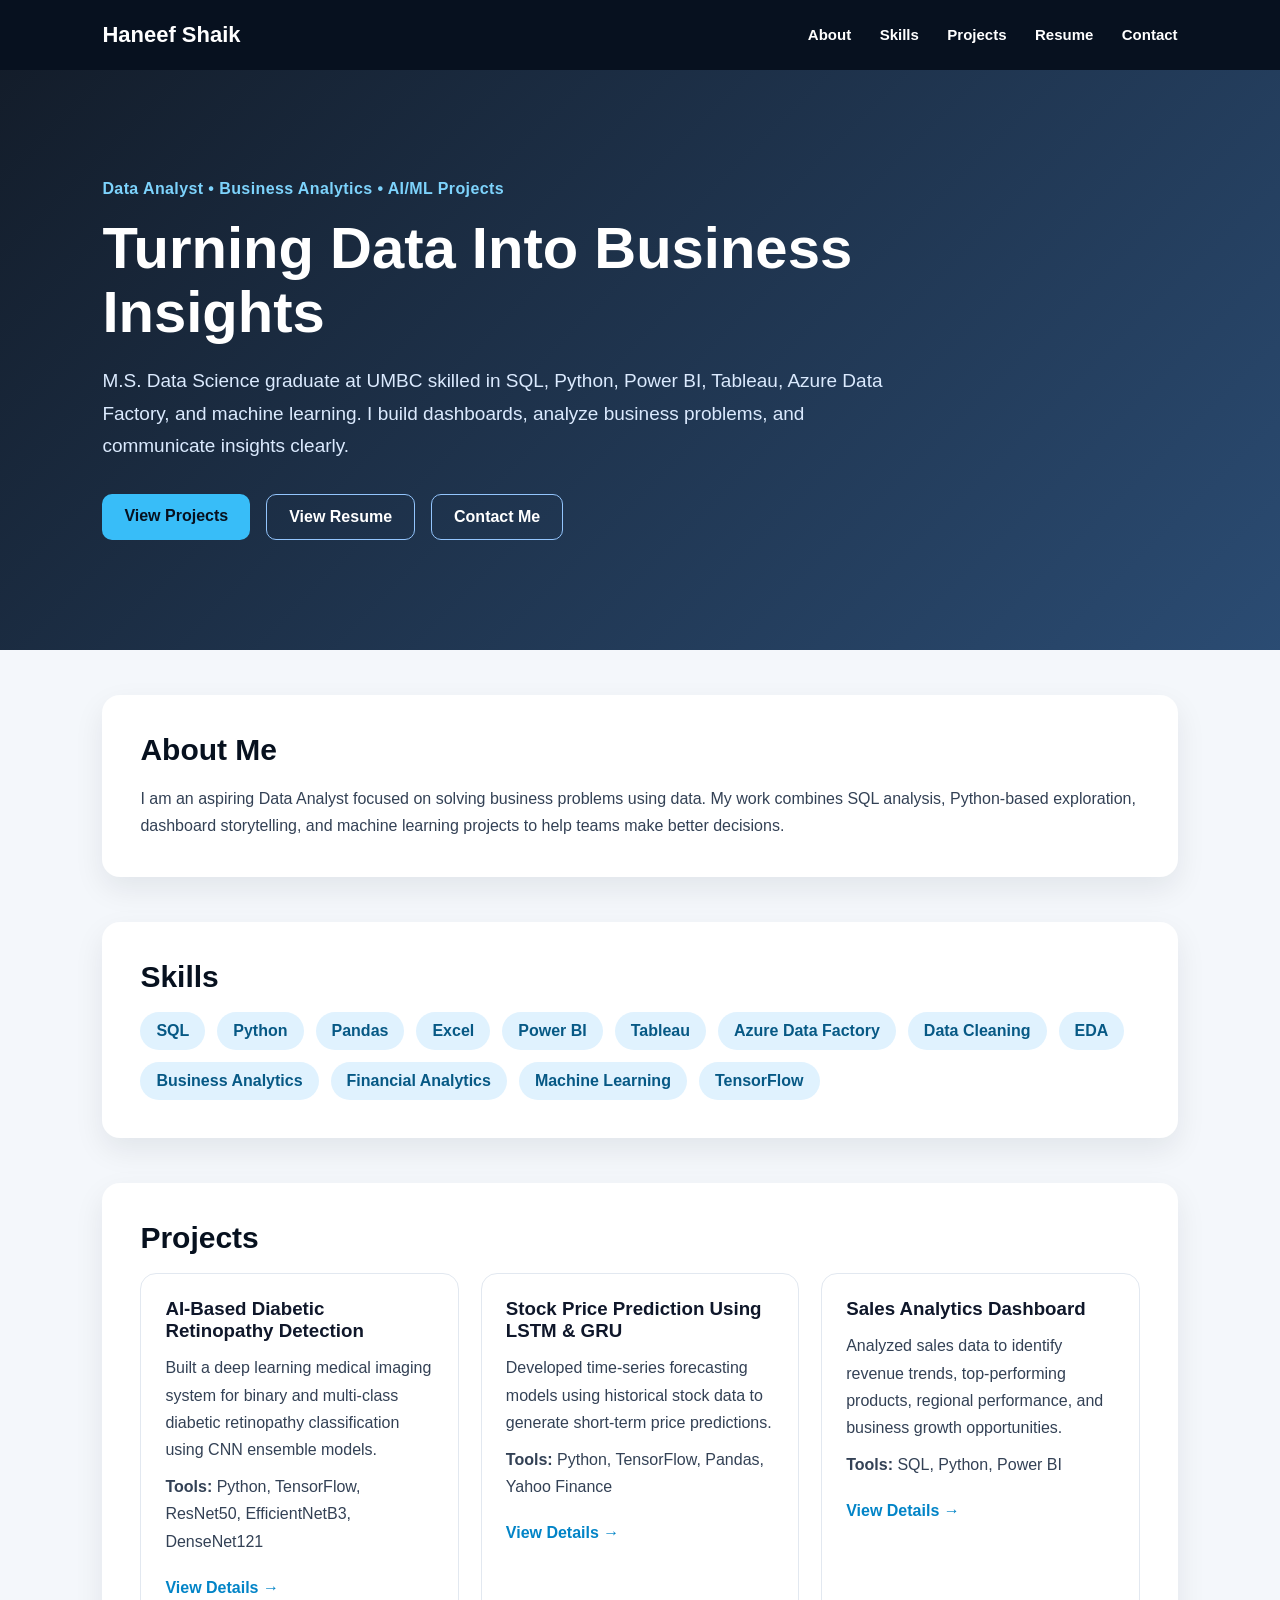
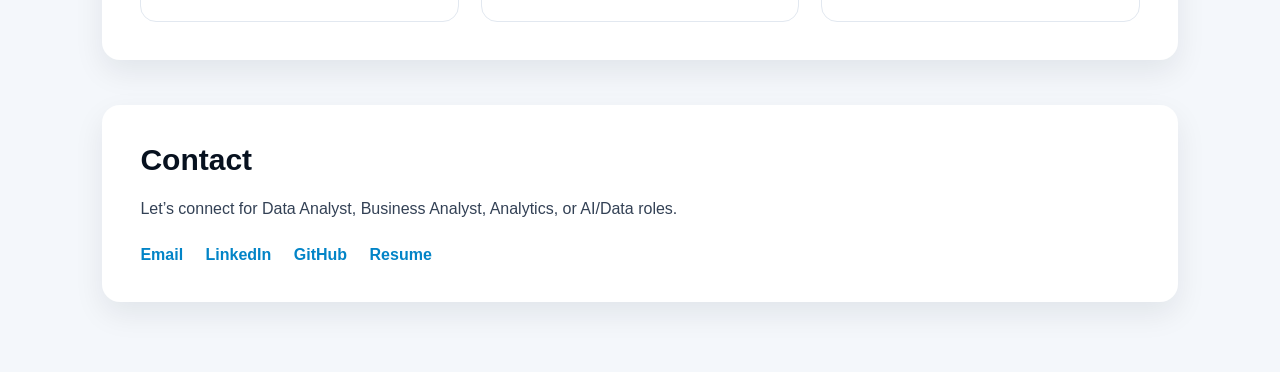
<file: index.html>
<!DOCTYPE html>
<html lang="en">
<head>
  <meta charset="UTF-8" />
  <meta name="viewport" content="width=device-width, initial-scale=1.0" />
  <title>Haneef Shaik | Data Analyst</title>
  <link rel="stylesheet" href="./style.css" />
</head>
<body>

  <nav>
    <h2>Haneef Shaik</h2>
    <div>
      <a href="#about">About</a>
      <a href="#skills">Skills</a>
      <a href="#projects">Projects</a>
      <a href="assets/Haneef_Shaik_Resume.pdf" target="_blank">Resume</a>
      <a href="#contact">Contact</a>
    </div>
  </nav>

  <section class="hero">
    <div class="hero-content">
      <p class="tag">Data Analyst • Business Analytics • AI/ML Projects</p>
      <h1>Turning Data Into Business Insights</h1>

      <p class="intro">
        M.S. Data Science graduate at UMBC skilled in SQL, Python, Power BI,
        Tableau, Azure Data Factory, and machine learning. I build dashboards,
        analyze business problems, and communicate insights clearly.
      </p>

      <div class="buttons">
        <a href="#projects" class="btn primary">View Projects</a>
        <a href="assets/Haneef_Shaik_Resume.pdf" target="_blank" class="btn secondary">View Resume</a>
        <a href="#contact" class="btn secondary">Contact Me</a>
      </div>
    </div>
  </section>

  <section id="about" class="card">
    <h2>About Me</h2>
    <p>
      I am an aspiring Data Analyst focused on solving business problems using data.
      My work combines SQL analysis, Python-based exploration, dashboard storytelling,
      and machine learning projects to help teams make better decisions.
    </p>
  </section>

  <section id="skills" class="card">
    <h2>Skills</h2>
    <div class="skills">
      <span>SQL</span>
      <span>Python</span>
      <span>Pandas</span>
      <span>Excel</span>
      <span>Power BI</span>
      <span>Tableau</span>
      <span>Azure Data Factory</span>
      <span>Data Cleaning</span>
      <span>EDA</span>
      <span>Business Analytics</span>
      <span>Financial Analytics</span>
      <span>Machine Learning</span>
      <span>TensorFlow</span>
    </div>
  </section>

  <section id="projects" class="card">
    <h2>Projects</h2>

    <div class="project-grid">

      <div class="project-card">
        <h3>AI-Based Diabetic Retinopathy Detection</h3>
        <p>
          Built a deep learning medical imaging system for binary and multi-class
          diabetic retinopathy classification using CNN ensemble models.
        </p>
        <p><strong>Tools:</strong> Python, TensorFlow, ResNet50, EfficientNetB3, DenseNet121</p>
        <a href="diabetic-retinopathy.html">View Details →</a>
      </div>

      <div class="project-card">
        <h3>Stock Price Prediction Using LSTM & GRU</h3>
        <p>
          Developed time-series forecasting models using historical stock data
          to generate short-term price predictions.
        </p>
        <p><strong>Tools:</strong> Python, TensorFlow, Pandas, Yahoo Finance</p>
        <a href="stock-price-prediction.html">View Details →</a>
      </div>

      <div class="project-card">
        <h3>Sales Analytics Dashboard</h3>
        <p>
          Analyzed sales data to identify revenue trends, top-performing products,
          regional performance, and business growth opportunities.
        </p>
        <p><strong>Tools:</strong> SQL, Python, Power BI</p>
        <a href="sales-analytics.html">View Details →</a>
      </div>

    </div>
  </section>

  <section id="contact" class="card contact">
    <h2>Contact</h2>
    <p>Let’s connect for Data Analyst, Business Analyst, Analytics, or AI/Data roles.</p>

    <div class="contact-links">
      <a href="mailto:your-email@example.com">Email</a>
      <a href="https://www.linkedin.com/in/haneef-shaik-80b0b81a0/" target="_blank">LinkedIn</a>
      <a href="https://github.com/haneefshaik42" target="_blank">GitHub</a>
      <a href="assets/Haneef_Shaik_Resume.pdf" target="_blank">Resume</a>
    </div>
  </section>

</body>
</html>
</file>
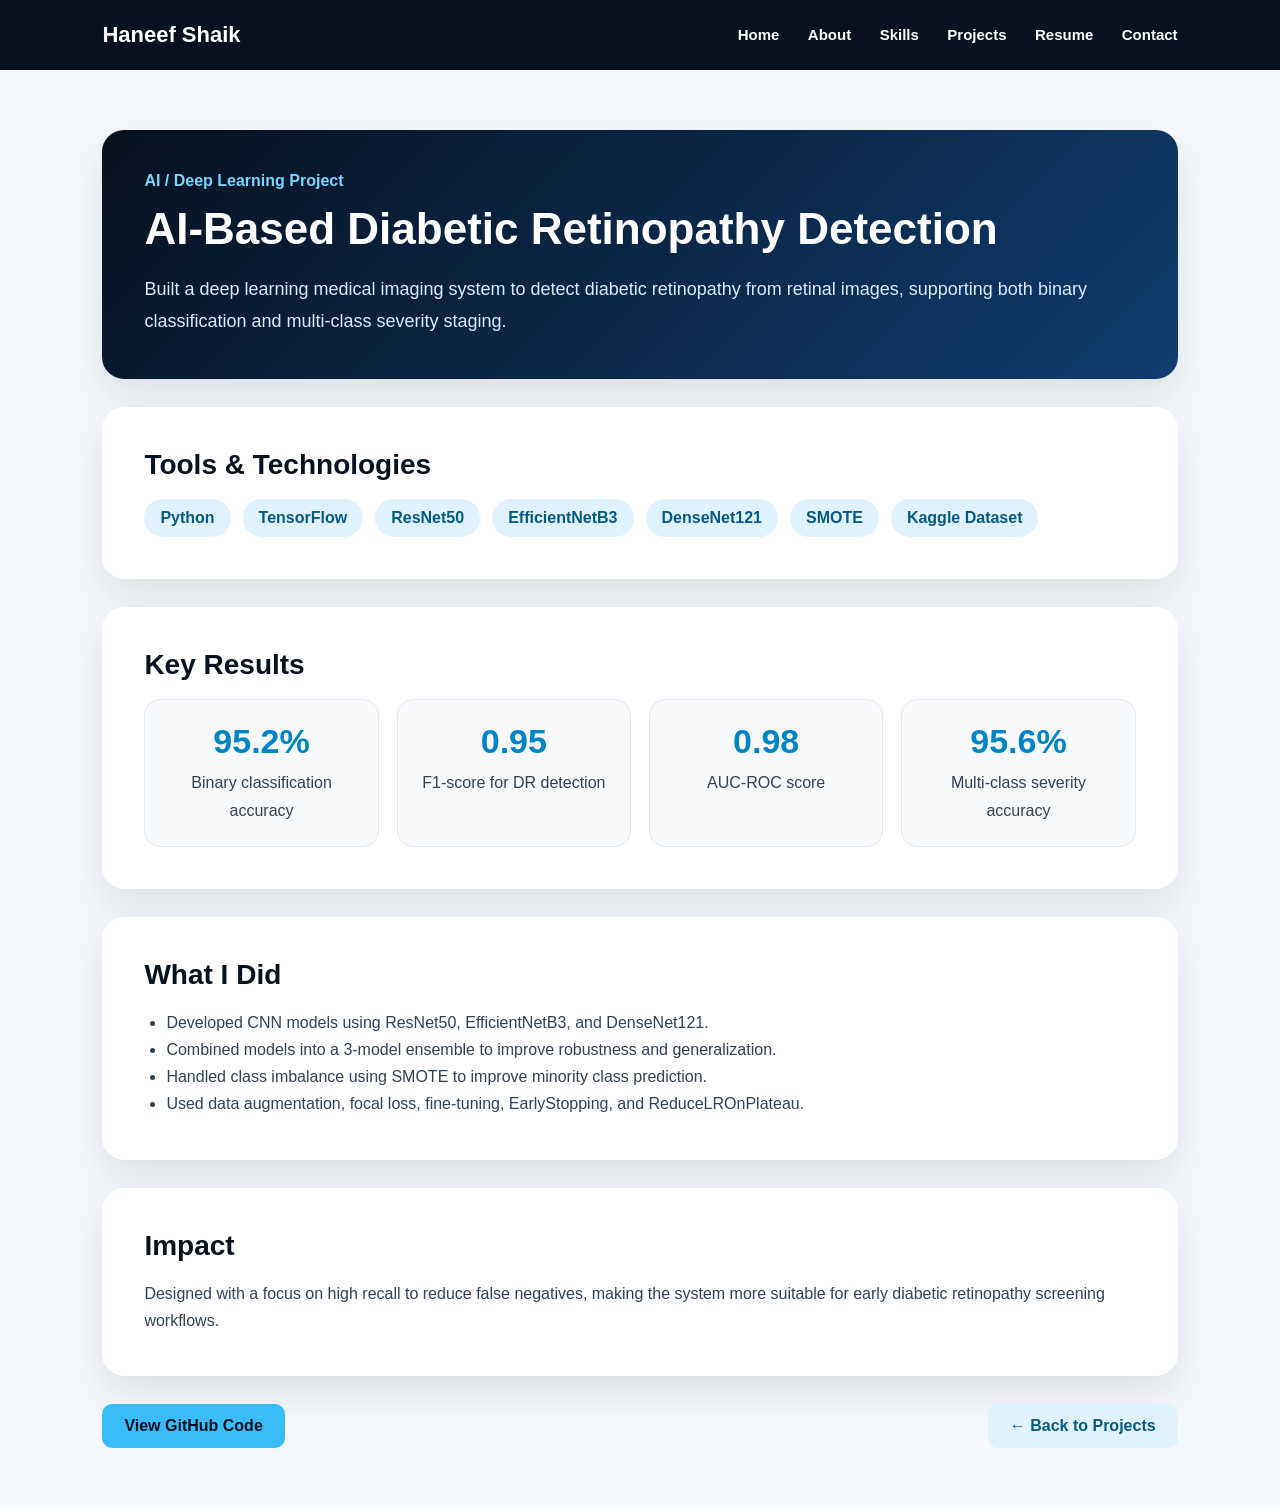
<file: diabetic-retinopathy.html>
<!DOCTYPE html>
<html lang="en">
<head>
  <meta charset="UTF-8">
  <meta name="viewport" content="width=device-width, initial-scale=1.0">
  <title>Diabetic Retinopathy Project | Haneef Shaik</title>
  <link rel="stylesheet" href="style.css">
</head>
<body>

<nav>
  <h2>Haneef Shaik</h2>
  <div>
    <a href="index.html">Home</a>
    <a href="index.html#about">About</a>
    <a href="index.html#skills">Skills</a>
    <a href="index.html#projects">Projects</a>
    <a href="assets/Haneef_Shaik_Resume.pdf" target="_blank">Resume</a>
    <a href="index.html#contact">Contact</a>
  </div>
</nav>

<main class="project-page">

  <section class="project-hero-card">
    <p class="project-label">AI / Deep Learning Project</p>
    <h1>AI-Based Diabetic Retinopathy Detection</h1>
    <p class="project-summary">
      Built a deep learning medical imaging system to detect diabetic retinopathy from retinal images,
      supporting both binary classification and multi-class severity staging.
    </p>
  </section>

  <section class="project-block">
    <h2>Tools & Technologies</h2>
    <div class="skills">
      <span>Python</span>
      <span>TensorFlow</span>
      <span>ResNet50</span>
      <span>EfficientNetB3</span>
      <span>DenseNet121</span>
      <span>SMOTE</span>
      <span>Kaggle Dataset</span>
    </div>
  </section>

  <section class="project-block">
    <h2>Key Results</h2>
    <div class="metrics">
      <div class="metric-card">
        <h3>95.2%</h3>
        <p>Binary classification accuracy</p>
      </div>
      <div class="metric-card">
        <h3>0.95</h3>
        <p>F1-score for DR detection</p>
      </div>
      <div class="metric-card">
        <h3>0.98</h3>
        <p>AUC-ROC score</p>
      </div>
      <div class="metric-card">
        <h3>95.6%</h3>
        <p>Multi-class severity accuracy</p>
      </div>
    </div>
  </section>

  <section class="project-block">
    <h2>What I Did</h2>
    <ul>
      <li>Developed CNN models using ResNet50, EfficientNetB3, and DenseNet121.</li>
      <li>Combined models into a 3-model ensemble to improve robustness and generalization.</li>
      <li>Handled class imbalance using SMOTE to improve minority class prediction.</li>
      <li>Used data augmentation, focal loss, fine-tuning, EarlyStopping, and ReduceLROnPlateau.</li>
    </ul>
  </section>

  <section class="project-block">
    <h2>Impact</h2>
    <p>
      Designed with a focus on high recall to reduce false negatives, making the system more suitable
      for early diabetic retinopathy screening workflows.
    </p>
  </section>

  <div class="project-actions">
    <a href="https://github.com/YOUR-REPO" target="_blank" class="btn primary">View GitHub Code</a>
    <a href="index.html#projects" class="btn light">← Back to Projects</a>
  </div>

</main>

</body>
</html>
</file>
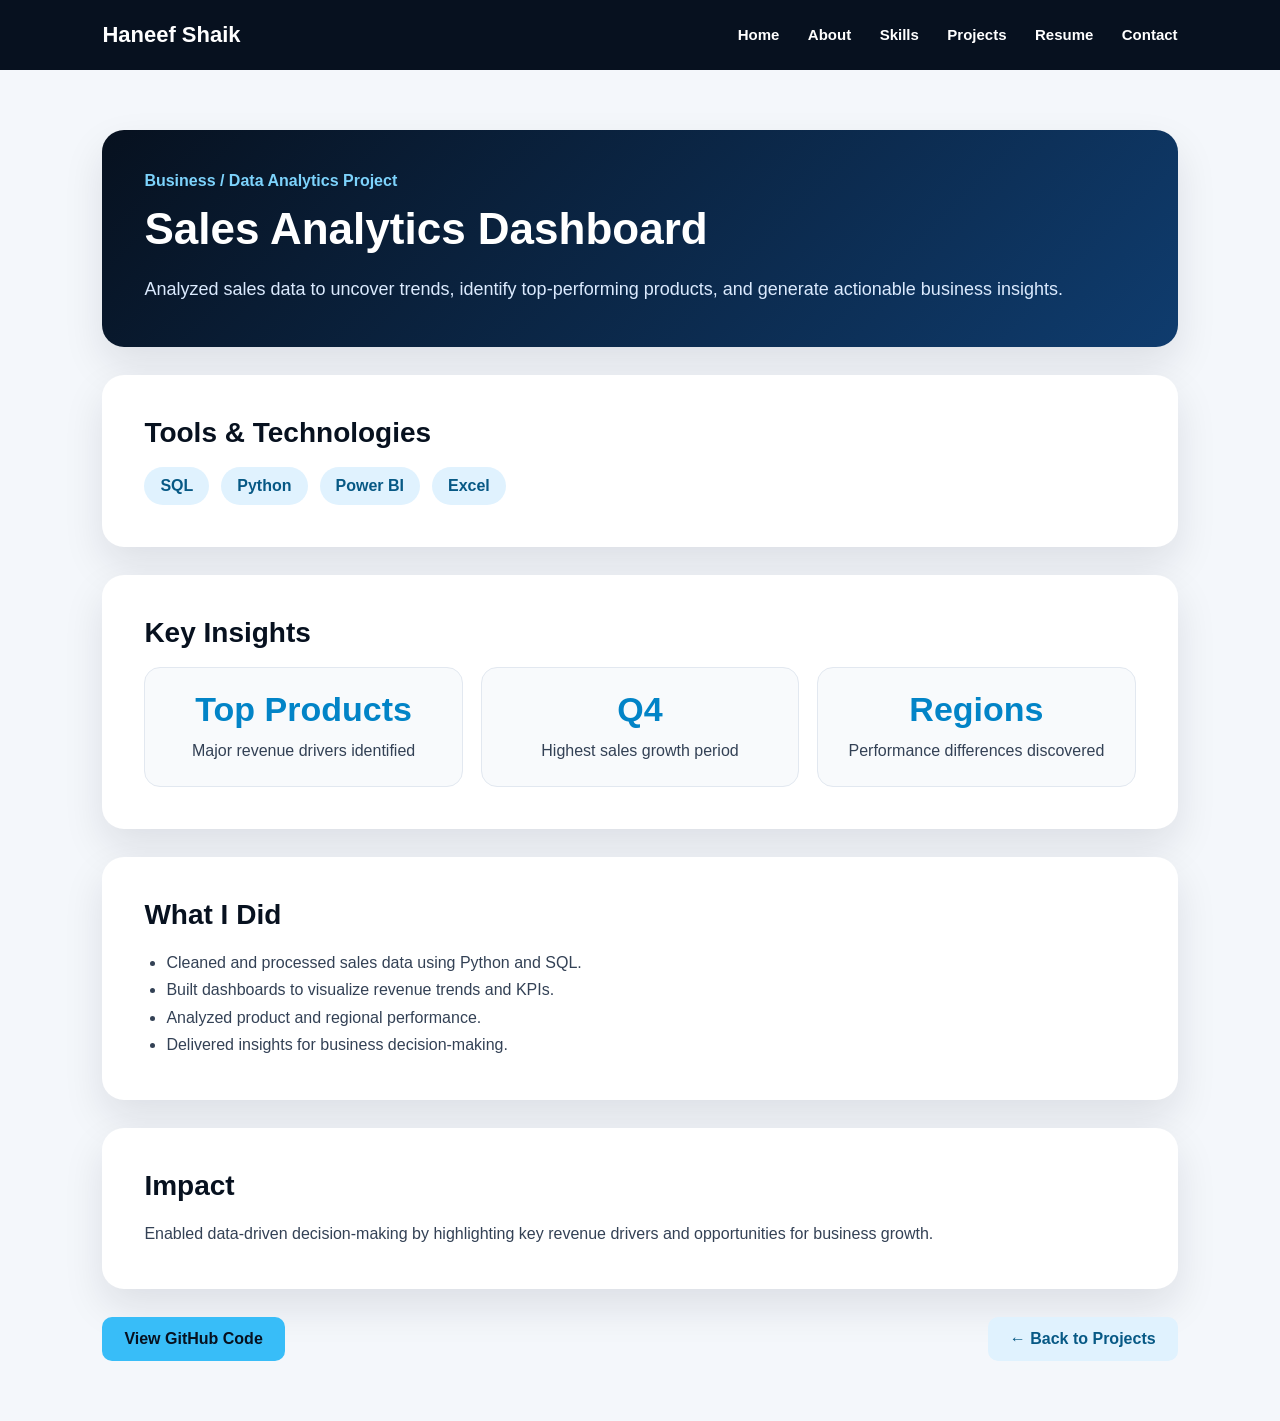
<file: sales-analytics.html>
<!DOCTYPE html>
<html lang="en">
<head>
  <meta charset="UTF-8">
  <meta name="viewport" content="width=device-width, initial-scale=1.0">
  <title>Sales Analytics | Haneef Shaik</title>
  <link rel="stylesheet" href="style.css">
</head>
<body>

<nav>
  <h2>Haneef Shaik</h2>
  <div>
    <a href="index.html">Home</a>
    <a href="index.html#about">About</a>
    <a href="index.html#skills">Skills</a>
    <a href="index.html#projects">Projects</a>
    <a href="assets/Haneef_Shaik_Resume.pdf" target="_blank">Resume</a>
    <a href="index.html#contact">Contact</a>
  </div>
</nav>

<main class="project-page">

  <section class="project-hero-card">
    <p class="project-label">Business / Data Analytics Project</p>
    <h1>Sales Analytics Dashboard</h1>
    <p class="project-summary">
      Analyzed sales data to uncover trends, identify top-performing products,
      and generate actionable business insights.
    </p>
  </section>

  <section class="project-block">
    <h2>Tools & Technologies</h2>
    <div class="skills">
      <span>SQL</span>
      <span>Python</span>
      <span>Power BI</span>
      <span>Excel</span>
    </div>
  </section>

  <section class="project-block">
    <h2>Key Insights</h2>
    <div class="metrics">
      <div class="metric-card">
        <h3>Top Products</h3>
        <p>Major revenue drivers identified</p>
      </div>
      <div class="metric-card">
        <h3>Q4</h3>
        <p>Highest sales growth period</p>
      </div>
      <div class="metric-card">
        <h3>Regions</h3>
        <p>Performance differences discovered</p>
      </div>
    </div>
  </section>

  <section class="project-block">
    <h2>What I Did</h2>
    <ul>
      <li>Cleaned and processed sales data using Python and SQL.</li>
      <li>Built dashboards to visualize revenue trends and KPIs.</li>
      <li>Analyzed product and regional performance.</li>
      <li>Delivered insights for business decision-making.</li>
    </ul>
  </section>

  <section class="project-block">
    <h2>Impact</h2>
    <p>
      Enabled data-driven decision-making by highlighting key revenue drivers
      and opportunities for business growth.
    </p>
  </section>

  <div class="project-actions">
    <a href="https://github.com/YOUR-REPO" target="_blank" class="btn primary">View GitHub Code</a>
    <a href="index.html#projects" class="btn light">← Back to Projects</a>
  </div>

</main>

</body>
</html>
</file>
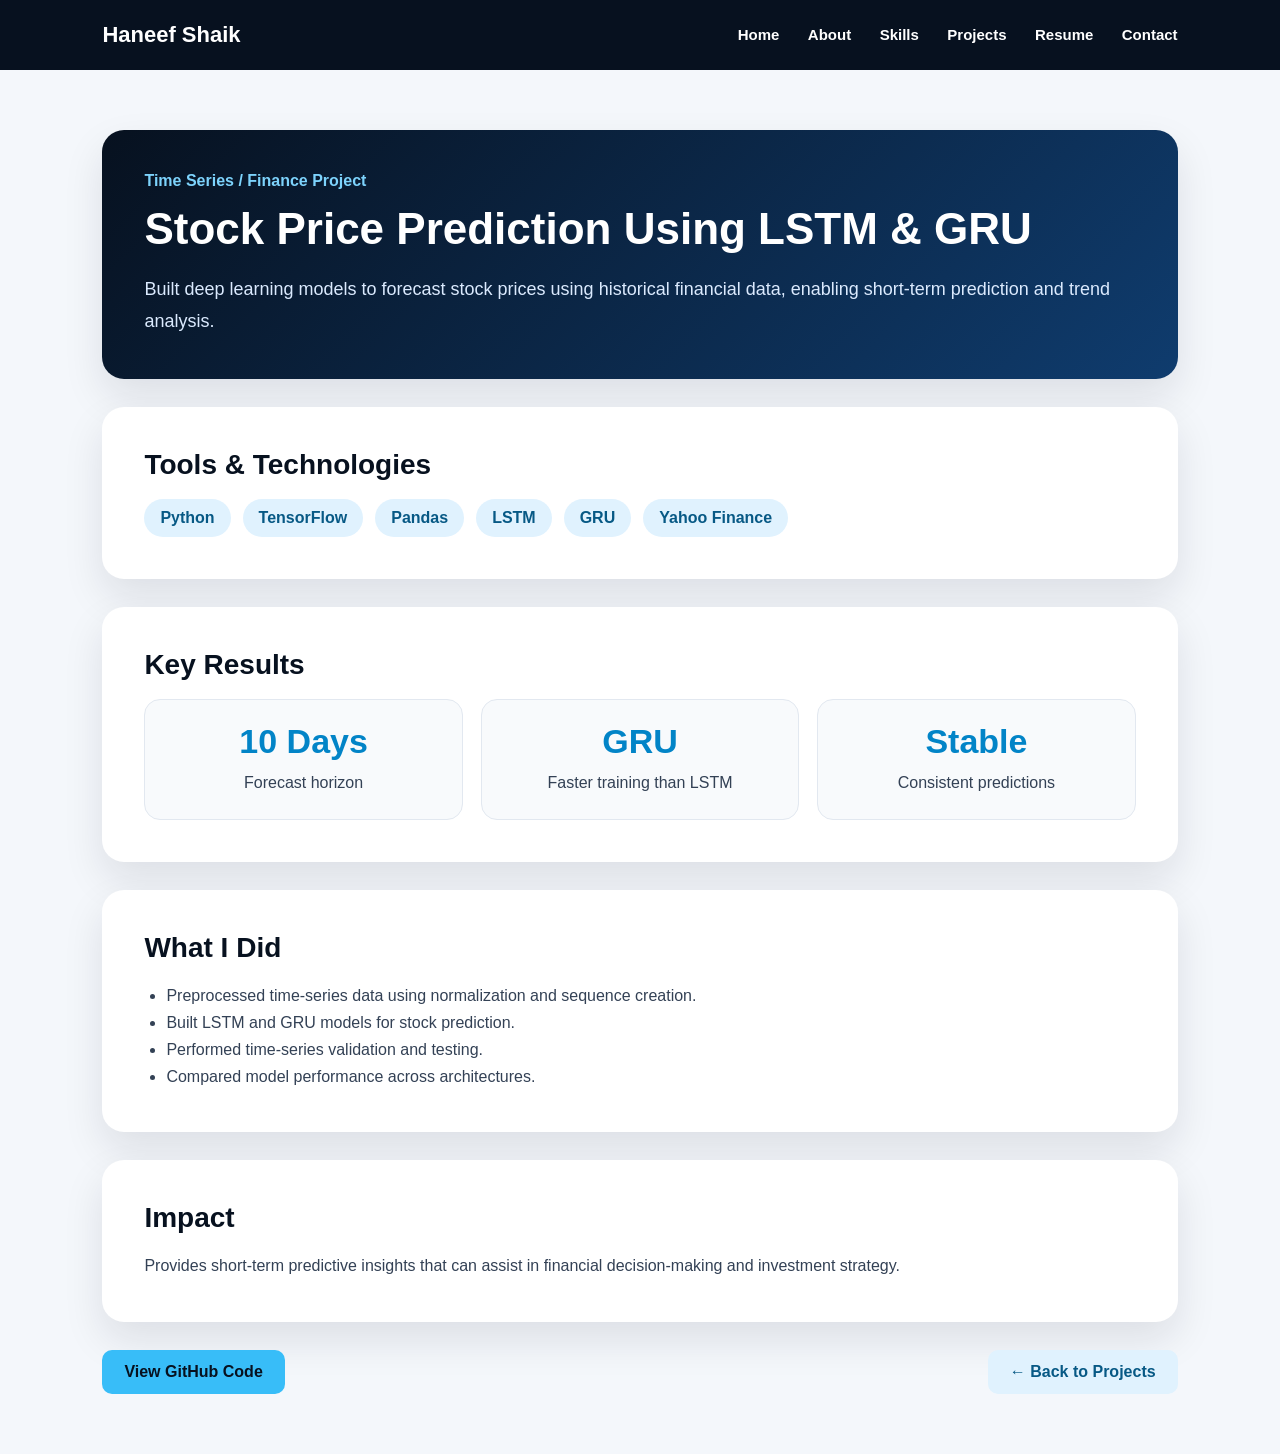
<file: stock-price-prediction.html>
<!DOCTYPE html>
<html lang="en">
<head>
  <meta charset="UTF-8">
  <meta name="viewport" content="width=device-width, initial-scale=1.0">
  <title>Stock Prediction | Haneef Shaik</title>
  <link rel="stylesheet" href="style.css">
</head>
<body>

<nav>
  <h2>Haneef Shaik</h2>
  <div>
    <a href="index.html">Home</a>
    <a href="index.html#about">About</a>
    <a href="index.html#skills">Skills</a>
    <a href="index.html#projects">Projects</a>
    <a href="assets/Haneef_Shaik_Resume.pdf" target="_blank">Resume</a>
    <a href="index.html#contact">Contact</a>
  </div>
</nav>

<main class="project-page">

  <section class="project-hero-card">
    <p class="project-label">Time Series / Finance Project</p>
    <h1>Stock Price Prediction Using LSTM & GRU</h1>
    <p class="project-summary">
      Built deep learning models to forecast stock prices using historical financial data,
      enabling short-term prediction and trend analysis.
    </p>
  </section>

  <section class="project-block">
    <h2>Tools & Technologies</h2>
    <div class="skills">
      <span>Python</span>
      <span>TensorFlow</span>
      <span>Pandas</span>
      <span>LSTM</span>
      <span>GRU</span>
      <span>Yahoo Finance</span>
    </div>
  </section>

  <section class="project-block">
    <h2>Key Results</h2>
    <div class="metrics">
      <div class="metric-card">
        <h3>10 Days</h3>
        <p>Forecast horizon</p>
      </div>
      <div class="metric-card">
        <h3>GRU</h3>
        <p>Faster training than LSTM</p>
      </div>
      <div class="metric-card">
        <h3>Stable</h3>
        <p>Consistent predictions</p>
      </div>
    </div>
  </section>

  <section class="project-block">
    <h2>What I Did</h2>
    <ul>
      <li>Preprocessed time-series data using normalization and sequence creation.</li>
      <li>Built LSTM and GRU models for stock prediction.</li>
      <li>Performed time-series validation and testing.</li>
      <li>Compared model performance across architectures.</li>
    </ul>
  </section>

  <section class="project-block">
    <h2>Impact</h2>
    <p>
      Provides short-term predictive insights that can assist in financial
      decision-making and investment strategy.
    </p>
  </section>

  <div class="project-actions">
    <a href="https://github.com/YOUR-REPO" target="_blank" class="btn primary">View GitHub Code</a>
    <a href="index.html#projects" class="btn light">← Back to Projects</a>
  </div>

</main>

</body>
</html>
</file>
<file: style.css>
* {
  margin: 0;
  padding: 0;
  box-sizing: border-box;
}

html {
  scroll-behavior: smooth;
}

body {
  font-family: "Segoe UI", Arial, sans-serif;
  background: #f4f7fb;
  color: #172033;
}

nav {
  height: 70px;
  padding: 0 8%;
  display: flex;
  justify-content: space-between;
  align-items: center;
  background: #07111f;
  color: white;
  position: sticky;
  top: 0;
  z-index: 10;
}

nav h2 {
  font-size: 22px;
}

nav a {
  color: white;
  text-decoration: none;
  margin-left: 24px;
  font-size: 15px;
  font-weight: 600;
}

nav a:hover {
  color: #38bdf8;
}

.hero {
  min-height: 580px;
  display: flex;
  align-items: center;
  padding: 90px 8%;
  background:
    linear-gradient(135deg, rgba(7,17,31,0.95), rgba(15,52,96,0.88)),
    url("https://images.unsplash.com/photo-1551288049-bebda4e38f71?auto=format&fit=crop&w=1600&q=80");
  background-size: cover;
  background-position: center;
  color: white;
}

.hero-content {
  max-width: 800px;
}

.tag {
  color: #7dd3fc;
  font-weight: 700;
  margin-bottom: 18px;
  letter-spacing: 0.4px;
}

.hero h1 {
  font-size: 58px;
  line-height: 1.1;
  margin-bottom: 22px;
}

.intro {
  font-size: 19px;
  line-height: 1.7;
  color: #dbeafe;
  margin-bottom: 32px;
}

.buttons {
  display: flex;
  gap: 16px;
  flex-wrap: wrap;
}

.btn {
  display: inline-block;
  padding: 13px 22px;
  border-radius: 10px;
  text-decoration: none;
  font-weight: 700;
  transition: 0.25s ease;
}

.primary {
  background: #38bdf8;
  color: #07111f;
}

.secondary {
  border: 1px solid #93c5fd;
  color: white;
}

.light {
  background: #e0f2fe;
  color: #075985;
}

.btn:hover {
  transform: translateY(-3px);
}

.card {
  width: 84%;
  max-width: 1100px;
  margin: 45px auto;
  background: white;
  padding: 38px;
  border-radius: 18px;
  box-shadow: 0 12px 30px rgba(15, 23, 42, 0.08);
}

.card h2 {
  font-size: 30px;
  margin-bottom: 18px;
  color: #07111f;
}

.card p {
  font-size: 16px;
  line-height: 1.7;
  color: #334155;
}

.skills {
  display: flex;
  flex-wrap: wrap;
  gap: 12px;
}

.skills span {
  background: #e0f2fe;
  color: #075985;
  padding: 10px 16px;
  border-radius: 999px;
  font-weight: 600;
}

.project-grid {
  display: grid;
  grid-template-columns: repeat(auto-fit, minmax(260px, 1fr));
  gap: 22px;
}

.project-card {
  border: 1px solid #e2e8f0;
  border-radius: 16px;
  padding: 24px;
  transition: 0.25s ease;
}

.project-card:hover {
  transform: translateY(-6px);
  box-shadow: 0 14px 28px rgba(15, 23, 42, 0.12);
}

.project-card h3 {
  margin-bottom: 12px;
  color: #0f172a;
}

.project-card p {
  margin-bottom: 10px;
}

.project-card a,
.contact a {
  display: inline-block;
  margin-top: 14px;
  margin-right: 18px;
  color: #0284c7;
  font-weight: 700;
  text-decoration: none;
}

.project-card a:hover,
.contact a:hover {
  text-decoration: underline;
}

.contact {
  margin-bottom: 70px;
}

.contact-links {
  margin-top: 10px;
}

/* PROJECT DETAIL PAGES */

.project-page {
  min-height: calc(100vh - 70px);
  padding: 60px 8%;
  background: #f4f7fb;
}

.project-hero-card,
.project-block {
  max-width: 1100px;
  margin: 0 auto 28px;
  background: white;
  border-radius: 22px;
  padding: 42px;
  box-shadow: 0 18px 40px rgba(15, 23, 42, 0.10);
}

.project-hero-card {
  background: linear-gradient(135deg, #07111f, #0f3c6e);
  color: white;
}

.project-hero-card h1 {
  font-size: 44px;
  color: white;
  margin-bottom: 18px;
  line-height: 1.15;
}

.project-label {
  color: #7dd3fc;
  font-weight: 800;
  margin-bottom: 14px;
}

.project-summary {
  font-size: 18px;
  line-height: 1.8;
  color: #dbeafe;
}

.project-block {
  transition: 0.25s ease;
}

.project-block:hover {
  transform: translateY(-4px);
  box-shadow: 0 20px 45px rgba(15, 23, 42, 0.12);
}

.project-block h2 {
  font-size: 28px;
  margin-bottom: 18px;
  color: #07111f;
}

.metrics {
  display: grid;
  grid-template-columns: repeat(auto-fit, minmax(210px, 1fr));
  gap: 18px;
}

.metric-card {
  background: #f8fafc;
  border: 1px solid #e2e8f0;
  padding: 22px;
  border-radius: 16px;
  text-align: center;
}

.metric-card h3 {
  font-size: 34px;
  color: #0284c7;
  margin-bottom: 8px;
  font-weight: 800;
}

.metric-card p,
.project-block li,
.project-block p {
  color: #334155;
  line-height: 1.7;
}

.project-block ul {
  padding-left: 22px;
}

.project-actions {
  max-width: 1100px;
  margin: 20px auto 0;
  display: flex;
  gap: 16px;
  flex-wrap: wrap;
  justify-content: space-between;
}

/* MOBILE */

@media (max-width: 700px) {
  nav {
    flex-direction: column;
    height: auto;
    padding: 18px;
  }

  nav div {
    margin-top: 10px;
  }

  nav a {
    margin: 8px;
    display: inline-block;
  }

  .hero {
    padding: 70px 6%;
  }

  .hero h1 {
    font-size: 40px;
  }

  .intro {
    font-size: 17px;
  }

  .card {
    width: 92%;
    padding: 26px;
  }

  .project-page {
    padding: 35px 5%;
  }

  .project-hero-card,
  .project-block {
    padding: 28px;
  }

  .project-hero-card h1 {
    font-size: 32px;
  }

  .project-actions {
    justify-content: flex-start;
  }
}
</file>
